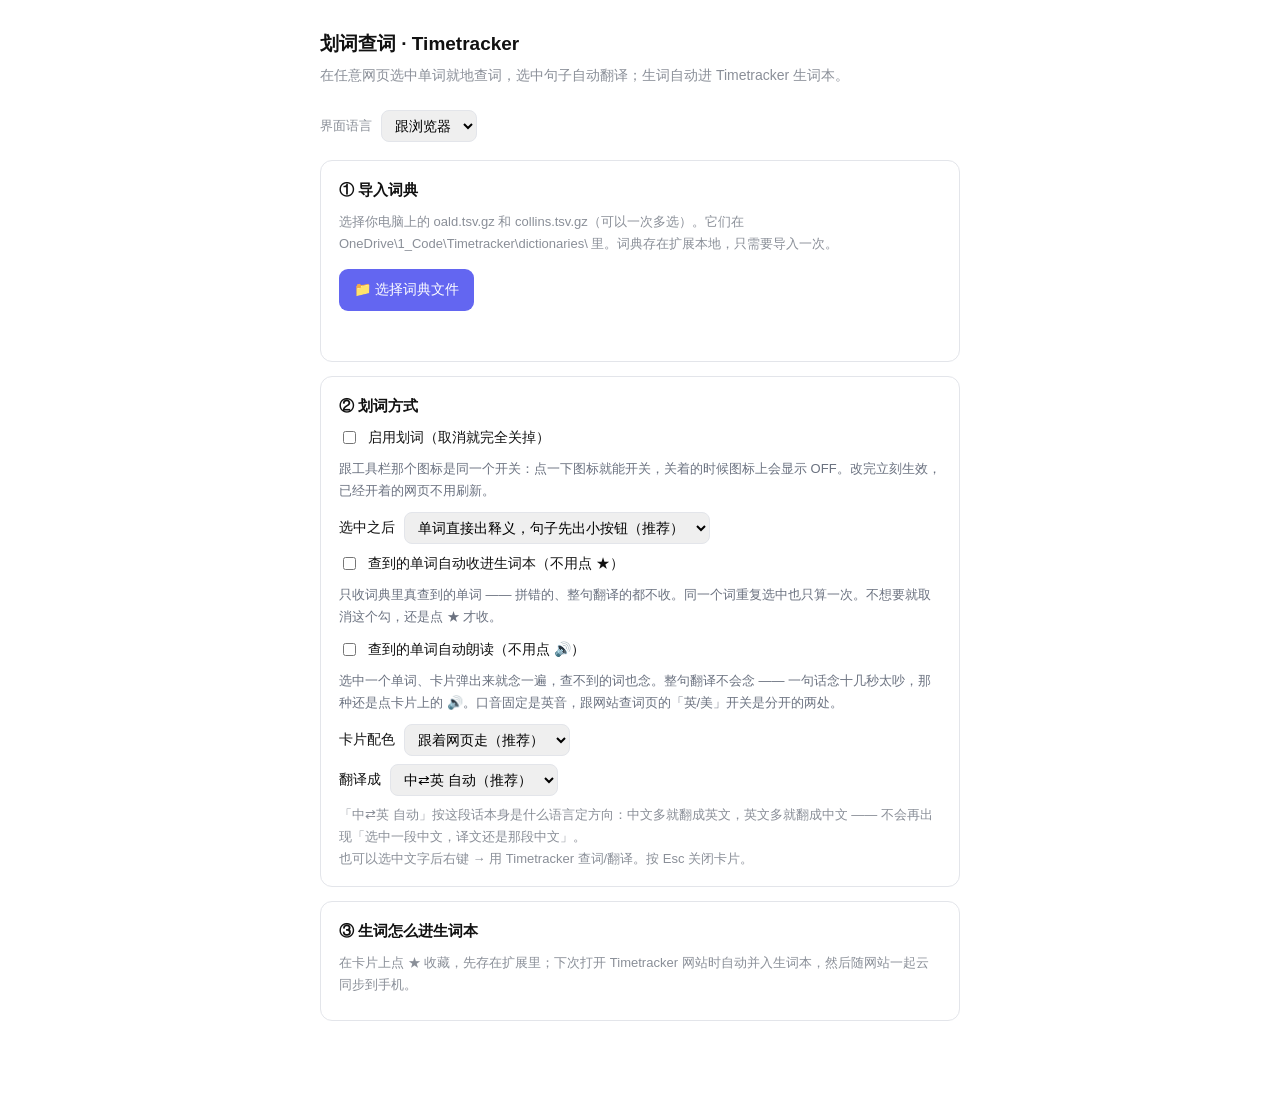
<file: extension/options.html>
<!DOCTYPE html>
<html lang="zh">
<head>
<meta charset="utf-8">
<title>划词查词 · 设置</title>
<style>
  body{font:14px/1.7 -apple-system,BlinkMacSystemFont,"Segoe UI",Roboto,"PingFang SC","Microsoft YaHei",sans-serif;
    max-width:640px;margin:0 auto;padding:28px 20px 60px;color:#111;background:#fff}
  h1{font-size:19px;margin:0 0 4px}
  .sub{color:#8a8f98;margin-bottom:22px}
  .box{border:1px solid #e3e5ea;border-radius:12px;padding:16px 18px;margin-bottom:14px}
  .box h2{font-size:15px;margin:0 0 8px}
  .muted{color:#8a8f98;font-size:13px}
  .btn{border:1px solid #e3e5ea;background:#f7f8fa;color:#222;border-radius:9px;padding:8px 14px;font-size:14px;cursor:pointer}
  .btn.primary{background:#6366F1;color:#fff;border-color:transparent}
  .btn:hover{border-color:#6366F1}
  label.row{display:flex;align-items:center;gap:9px;margin:8px 0;flex-wrap:wrap}
  select{padding:6px 9px;border:1px solid #e3e5ea;border-radius:8px;font-size:14px}
  #prog{margin-top:10px;color:#8a8f98;min-height:20px}
  code{background:#f2f3f5;padding:1px 6px;border-radius:5px;font-size:12.5px}
  /* 说明文字一律整段一个文本节点，别用 <b> 把句子劈开 ——
     劈开之后每段各翻各的，拼回去就成了 "Automatically saveseverything"。
     要强调就整段用这个类，不切句子。 */
  .note{color:#8a8f98;font-size:13px;margin:2px 0 10px}
  .note.strong{color:#6b7280}
  .langbar{display:flex;align-items:center;gap:9px;margin-bottom:18px;font-size:13px;color:#8a8f98}
  @media (prefers-color-scheme: dark){
    body{background:#15171c;color:#e8eaed}
    .box{border-color:#2c3038}
    .btn{background:#252932;border-color:#343945;color:#d5d8de}
    code{background:#252932}
    .note.strong{color:#9aa1ad}
  }
</style>
</head>
<body>
  <h1>划词查词 · Timetracker</h1>
  <div class="sub">在任意网页选中单词就地查词，选中句子自动翻译；生词自动进 Timetracker 生词本。</div>

  <div class="langbar">
    <span>界面语言</span>
    <select id="uilang">
      <option value="auto">跟浏览器</option>
      <option value="zh">中文</option>
      <option value="en">English</option>
    </select>
  </div>

  <div class="box">
    <h2>① 导入词典</h2>
    <div class="muted" style="margin-bottom:10px">选择你电脑上的 oald.tsv.gz 和 collins.tsv.gz（可以一次多选）。它们在 OneDrive\1_Code\Timetracker\dictionaries\ 里。词典存在扩展本地，只需要导入一次。</div>
    <div id="counts" class="muted"></div>
    <p><label class="btn primary" style="display:inline-block;cursor:pointer">📁 选择词典文件<input type="file" id="file" accept=".gz" multiple hidden></label></p>
    <div id="prog"></div>
  </div>

  <div class="box">
    <h2>② 划词方式</h2>
    <label class="row"><input type="checkbox" id="enabled"> <span>启用划词（取消就完全关掉）</span></label>
    <p class="note strong">跟工具栏那个图标是同一个开关：点一下图标就能开关，关着的时候图标上会显示 OFF。改完立刻生效，已经开着的网页不用刷新。</p>
    <label class="row"><span>选中之后</span>
      <select id="mode">
        <option value="auto">单词直接出释义，句子先出小按钮（推荐）</option>
        <option value="bubble">一律先出小按钮，点了才查（最不打扰）</option>
        <option value="instant">单词和句子都直接出，不用点</option>
        <option value="off">关掉（只用右键菜单）</option>
      </select>
    </label>
    <label class="row"><input type="checkbox" id="autoadd"> <span>查到的单词自动收进生词本（不用点 ★）</span></label>
    <p class="note strong">只收词典里真查到的单词 —— 拼错的、整句翻译的都不收。同一个词重复选中也只算一次。不想要就取消这个勾，还是点 ★ 才收。</p>
    <label class="row"><input type="checkbox" id="autospeak"> <span>查到的单词自动朗读（不用点 🔊）</span></label>
    <p class="note strong">选中一个单词、卡片弹出来就念一遍，查不到的词也念。整句翻译不会念 —— 一句话念十几秒太吵，那种还是点卡片上的 🔊。口音固定是英音，跟网站查词页的「英/美」开关是分开的两处。</p>
    <label class="row"><span>卡片配色</span>
      <select id="theme">
        <option value="page">跟着网页走（推荐）</option>
        <option value="system">跟着系统深浅</option>
        <option value="light">一直用浅色</option>
        <option value="dark">一直用深色</option>
      </select>
    </label>
    <label class="row"><span>翻译成</span>
      <select id="lang">
        <option value="auto">中⇄英 自动（推荐）</option>
        <option value="zh-CN">中文（简体）</option>
        <option value="zh-TW">中文（繁體）</option>
        <option value="en">English</option>
        <option value="ja">日本語</option>
      </select>
    </label>
    <div class="muted">「中⇄英 自动」按这段话本身是什么语言定方向：中文多就翻成英文，英文多就翻成中文 —— 不会再出现「选中一段中文，译文还是那段中文」。</div>
    <div class="muted">也可以选中文字后右键 → 用 Timetracker 查词/翻译。按 Esc 关闭卡片。</div>
  </div>

  <div class="box">
    <h2>③ 生词怎么进生词本</h2>
    <div class="muted">在卡片上点 ★ 收藏，先存在扩展里；下次打开 Timetracker 网站时自动并入生词本，然后随网站一起云同步到手机。</div>
    <div class="muted" id="queue" style="margin-top:8px"></div>
  </div>

<script src="i18n.js"></script>
<script src="options.js"></script>
</body>
</html>
</file>
